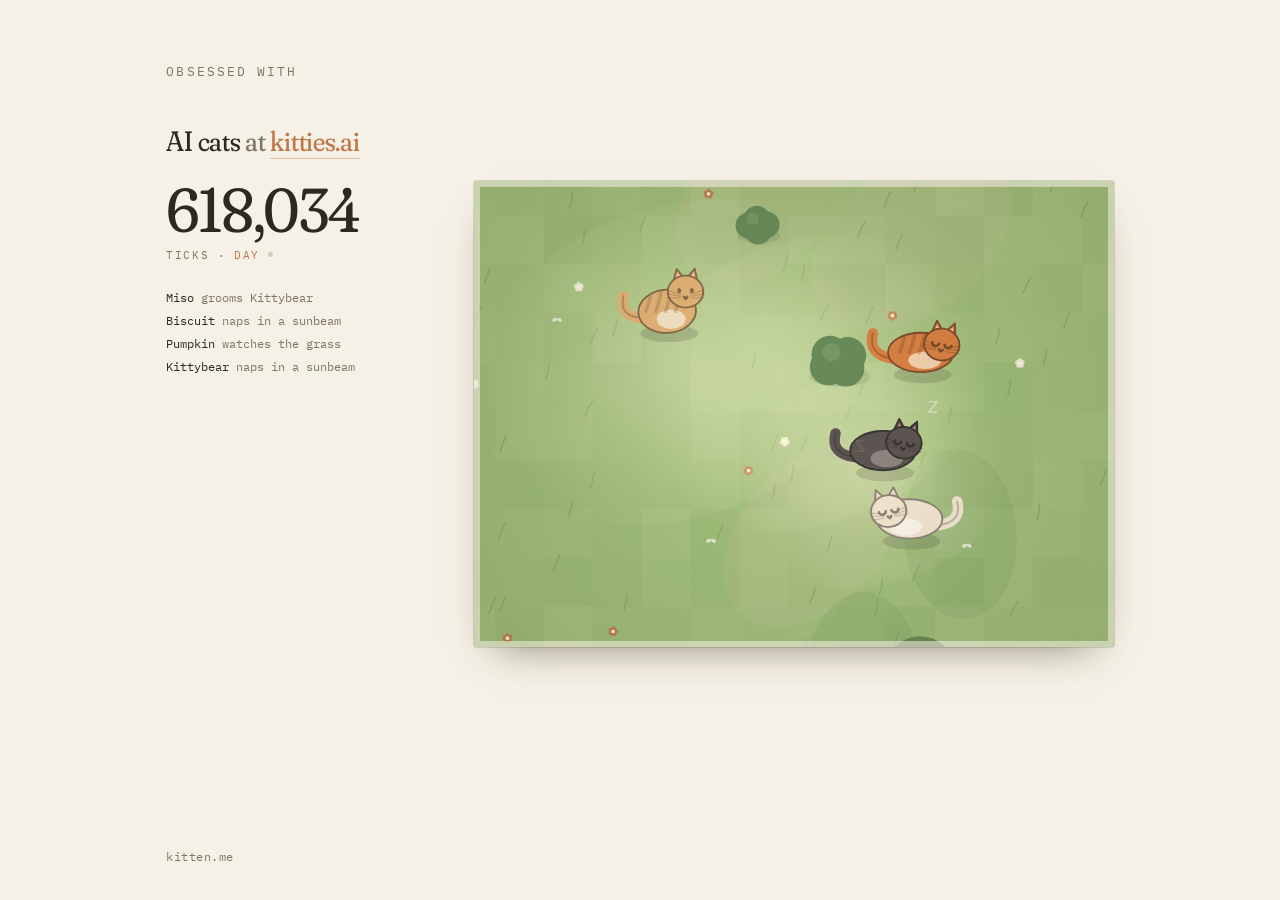
<file: index.html>
<!DOCTYPE html>
<html lang="en">
<head>
<meta charset="utf-8">
<meta name="viewport" content="width=device-width, initial-scale=1">
<title>kitten.me</title>
<meta name="description" content="Currently obsessed with: AI cats at kitties.ai.">
<meta name="color-scheme" content="light dark">
<meta name="theme-color" content="#f6f1e6">

<meta property="og:type" content="website">
<meta property="og:url" content="https://kitten.me/">
<meta property="og:title" content="kitten.me">
<meta property="og:description" content="Currently obsessed with: AI cats at kitties.ai.">
<meta property="og:image" content="https://kitten.me/og.png">
<meta property="og:image:width" content="1200">
<meta property="og:image:height" content="630">
<meta name="twitter:card" content="summary_large_image">

<!-- .ico first: Safari does not read SVG icons, and browsers request /favicon.ico
     by convention whether or not it is linked. The SVG wins where supported. -->
<link rel="icon" href="./favicon.ico" sizes="32x32">
<link rel="icon" href="./favicon.svg" type="image/svg+xml">
<link rel="apple-touch-icon" href="./apple-touch-icon.png">
<link rel="preconnect" href="https://fonts.googleapis.com">
<link rel="preconnect" href="https://fonts.gstatic.com" crossorigin>
<link href="https://fonts.googleapis.com/css2?family=Fraunces:ital,opsz,wght,SOFT,WONK@0,9..144,300..900,0..100,0..1&family=IBM+Plex+Mono:wght@400;500&display=swap" rel="stylesheet">
<link rel="stylesheet" href="./styles.css">
</head>
<body>

<main class="page">

  <h1 class="lede">Obsessed with</h1>

  <!-- Adding a project: copy one <li class="project"> block. The title line is
       "<name> at <link>"; the body is a two-column plate — supporting text on
       the left, the visual on the right — that collapses to one column on the
       phone. A rule and the spacing appear automatically between siblings.
       Only the cats carry a live canvas; another project can put anything in
       .project-visual, including a plain <img>. -->
  <ol class="projects">

    <li class="project">
      <h2 class="project-title">
        <span class="project-name">AI cats</span>
        <span class="project-prep">at</span>
        <a href="https://kitties.ai">kitties.ai</a>
      </h2>

      <div class="project-body">
        <div class="reading">
          <div class="tick" id="tick">618,033</div>
          <p class="meta">
            ticks · <span class="phase" id="phase">day</span>
            <span class="source" id="source" data-state="local" title="simulated locally"><i></i></span>
          </p>

          <ul class="roster" id="roster">
            <li><span class="name">Miso</span> <span class="act">naps in a sunbeam</span></li>
            <li><span class="name">Biscuit</span> <span class="act">watches the grass</span></li>
            <li><span class="name">Pumpkin</span> <span class="act">chases a bug</span></li>
            <li><span class="name">Kittybear</span> <span class="act">naps in a sunbeam</span></li>
          </ul>
        </div>

        <div class="project-visual window">
          <canvas id="meadow" aria-hidden="true"></canvas>
        </div>
      </div>
    </li>

  </ol>

</main>

<footer class="colophon">
  <!-- plain text, not a mailto: the href is what address harvesters read -->
  kitten.me
</footer>

<script type="module" src="./site.js"></script>
</body>
</html>
</file>
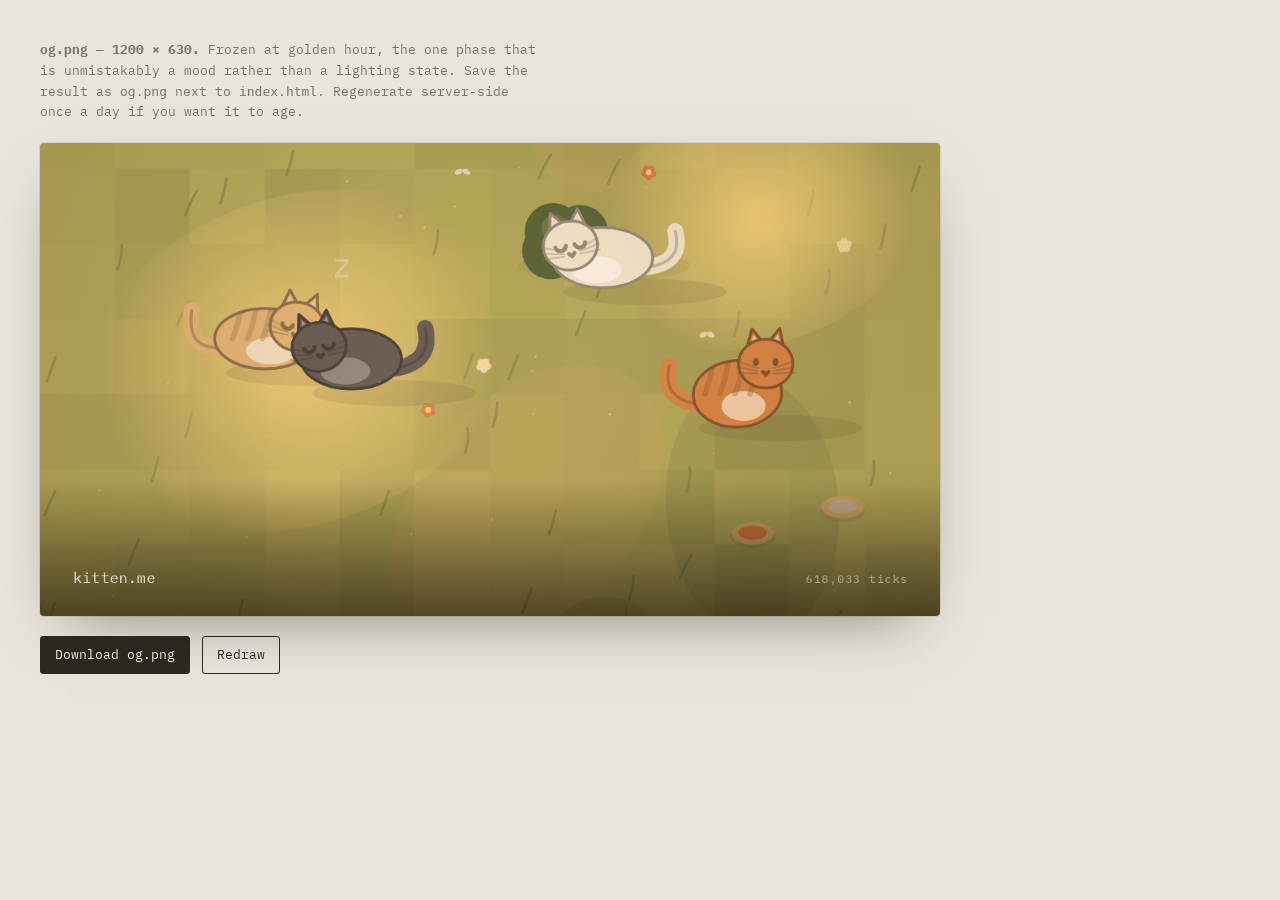
<file: og.html>
<!DOCTYPE html>
<html lang="en">
<head>
<meta charset="utf-8">
<meta name="viewport" content="width=device-width, initial-scale=1">
<title>kitten.me — OG card generator</title>
<link rel="preconnect" href="https://fonts.googleapis.com">
<link rel="preconnect" href="https://fonts.gstatic.com" crossorigin>
<link href="https://fonts.googleapis.com/css2?family=IBM+Plex+Mono:wght@400;500&display=swap" rel="stylesheet">
<style>
  body {
    margin: 0; padding: 40px; background: #e8e5dd; color: #4a453c;
    font: 13px/1.6 'IBM Plex Mono', ui-monospace, monospace;
    display: flex; flex-direction: column; gap: 20px; align-items: flex-start;
  }
  canvas { width: 900px; max-width: 100%; height: auto; border-radius: 4px;
           box-shadow: 0 24px 60px -28px rgba(40,32,18,.55), 0 0 0 1px rgba(40,32,18,.1); }
  .row { display: flex; gap: 12px; align-items: center; }
  button { font: inherit; padding: 8px 14px; border: 1px solid #2c2820; border-radius: 3px;
           background: #2c2820; color: #f2eee4; cursor: pointer; }
  button.ghost { background: transparent; color: #2c2820; }
  p { max-width: 62ch; color: #7b7568; margin: 0; }
</style>
</head>
<body>

<p><strong>og.png — 1200 × 630.</strong> Frozen at golden hour, the one phase that is
unmistakably a mood rather than a lighting state. Save the result as
<code>og.png</code> next to <code>index.html</code>. Regenerate server-side once a
day if you want it to age.</p>

<canvas id="card" width="1200" height="630"></canvas>

<div class="row">
  <button id="save">Download og.png</button>
  <button class="ghost" id="redraw">Redraw</button>
</div>

<script type="module">
import { createPose, drawMeadow, fmtTick } from './meadow.js';

const W = 1200, H = 630, TICK = 306, SCRIM = 182; // golden hour, clear of the crossfade
const card = document.getElementById('card');
const pose = createPose();

function render() {
  // meadow.js sizes the backing store from devicePixelRatio; force 1:1 so the
  // exported PNG is exactly 1200 × 630 whatever screen it was generated on
  const dpr = window.devicePixelRatio;
  Object.defineProperty(window, 'devicePixelRatio', { value: 1, configurable: true });

  delete card.__cam; delete card.__tile; delete card.__seen;
  drawMeadow(card, pose, {
    w: W, h: H,
    art: 'soft',
    tick: TICK,
    across: 12,
    camOffsetY: 0.8,
    follow: false,
    alpha: 0,
    vignette: true,
  });

  Object.defineProperty(window, 'devicePixelRatio', { value: dpr, configurable: true });

  const g = card.getContext('2d');
  g.setTransform(1, 0, 0, 1, 0, 0);

  // the scrim, then the address in the corner
  const grad = g.createLinearGradient(0, H - SCRIM, 0, H);
  grad.addColorStop(0, 'rgba(20,12,4,0)');
  grad.addColorStop(1, 'rgba(20,12,4,.6)');
  g.fillStyle = grad;
  g.fillRect(0, H - SCRIM, W, SCRIM);

  // tracked by hand so this matches the build-time generator exactly,
  // whatever the browser does with ctx.letterSpacing
  const width = (text, px) => {
    let w = 0;
    for (const ch of text) w += g.measureText(ch).width + px;
    return w - px;
  };
  const tracked = (text, x, y, px) => {
    let cx = x;
    for (const ch of text) { g.fillText(ch, cx, y); cx += g.measureText(ch).width + px; }
  };

  g.textBaseline = 'alphabetic';
  g.font = '400 20px "IBM Plex Mono", ui-monospace, monospace';
  g.fillStyle = 'rgba(250,246,238,.95)';
  tracked('kitten.me', 44, H - 44, 0.2);

  g.font = '400 15px "IBM Plex Mono", ui-monospace, monospace';
  g.fillStyle = 'rgba(250,246,238,.55)';
  const right = `${fmtTick(618033)} ticks`;
  tracked(right, W - 44 - width(right, 1.5), H - 44, 1.5);
}

await document.fonts.ready;
render();

document.getElementById('redraw').onclick = render;
document.getElementById('save').onclick = () => {
  card.toBlob((b) => {
    const a = document.createElement('a');
    a.href = URL.createObjectURL(b);
    a.download = 'og.png';
    a.click();
    URL.revokeObjectURL(a.href);
  }, 'image/png');
};
</script>
</body>
</html>
</file>
<file: styles.css>
/* kitten.me — a list of things currently holding my attention. Each project is
   a plate: supporting text on the left, its visual on the right. For the cats
   that visual is a live window onto the meadow, and the paper the whole page is
   printed on takes its colour from that world's palette. */

:root {
  /* day phase, as a first paint before the world reports in */
  --paper: #f6f1e6;
  --ink: #2c2822;
  --ink-soft: #7e7566;
  --accent: #c17648;
  --rule: #d6cdbc;

  --mono: 'IBM Plex Mono', ui-monospace, SFMono-Regular, Menlo, monospace;
  --serif: Fraunces, Georgia, 'Times New Roman', serif;

  /* the plate: reading column + gutter + visual, plus the page margin.
     box-sizing is border-box, so the wrapper's max-width has to carry the
     padding too or the visual gets squeezed below the 640px the meadow's
     camera is tuned for. */
  --col-read: 16rem;
  --col-visual: 40rem;
  --gutter: clamp(28px, 4vw, 56px);
  --pad: clamp(24px, 4vw, 64px);
  --plate: calc(var(--col-read) + var(--gutter) + var(--col-visual) + 2 * var(--pad));
}

*, *::before, *::after { box-sizing: border-box; }

html { -webkit-text-size-adjust: 100%; }

body {
  margin: 0;
  min-height: 100svh;
  display: flex;
  flex-direction: column;
  background: var(--paper);
  color: var(--ink);
  font-family: var(--mono);
  font-size: 16px;
  /* the palette is sampled a few times a second; this smooths the steps
     between samples so the page never visibly stair-steps through a phase */
  transition: background-color .3s linear, color .3s linear;
}

/* ── the page ────────────────────────────────────────────────────── */

.page {
  flex: 1;
  width: 100%;
  max-width: var(--plate);
  margin-inline: auto;
  padding: clamp(40px, 7vh, 88px) var(--pad) clamp(24px, 4vh, 48px);
}

.lede {
  margin: 0 0 clamp(36px, 5vh, 64px);
  font-size: 13px;
  font-weight: 400;
  letter-spacing: .16em;
  text-transform: uppercase;
  color: var(--ink-soft);
  transition: color .3s linear;
}

/* ── projects ────────────────────────────────────────────────────── */

.projects {
  margin: 0;
  padding: 0;
  list-style: none;
}

/* the rule and the space only exist between siblings, so a single project
   sits on the page exactly as it did before there was a list */
.project + .project {
  margin-top: clamp(48px, 8vh, 72px);
  padding-top: clamp(48px, 8vh, 72px);
  border-top: 1px solid var(--rule);
  transition: border-color .3s linear;
}

.project-title {
  margin: 0 0 22px;
  font-family: var(--serif);
  font-variation-settings: 'SOFT' 90, 'WONK' 1, 'opsz' 96;
  font-weight: 400;
  font-size: clamp(22px, 2.4vw, 28px);
  line-height: 1.2;
  letter-spacing: -.01em;
  color: var(--ink);
  text-wrap: pretty;
  transition: color .3s linear;
}

/* "at" recedes so the two proper nouns carry the line */
.project-prep { color: var(--ink-soft); transition: color .3s linear; }

.project-title a {
  color: var(--accent);
  text-decoration: none;
  border-bottom: 1px solid color-mix(in srgb, var(--accent) 40%, transparent);
  transition: color .3s linear, border-color .3s linear;
}

.project-title a:hover,
.project-title a:focus-visible { border-bottom-color: currentColor; }

/* supporting text left, visual right — top-aligned so each block reads
   downward from its own title */
.project-body {
  display: grid;
  grid-template-columns: minmax(190px, var(--col-read)) minmax(0, var(--col-visual));
  align-items: start;
  gap: 0 var(--gutter);
}

.reading { grid-column: 1; }
.project-visual { grid-column: 2; }

/* ── the window ──────────────────────────────────────────────────── */

.window {
  position: relative;
  width: 100%;
  aspect-ratio: 640 / 466;
  border-radius: 3px;
  overflow: hidden;
  box-shadow:
    0 18px 40px -22px rgba(40, 32, 18, .6),
    0 0 0 1px rgba(40, 32, 18, .14);
}

/* The mat — an inset shadow on the container would paint behind the canvas,
   so the ring is its own layer above it. It is the paper showing through, not
   white: at night the page inverts, and a white mat would ring the dark window
   in a bright frame instead of quietly bordering it. */
.window::after {
  content: '';
  position: absolute;
  inset: 0;
  pointer-events: none;
  border-radius: inherit;
  box-shadow: inset 0 0 0 6px color-mix(in srgb, var(--paper) 55%, transparent);
}

@supports not (color: color-mix(in srgb, red 50%, transparent)) {
  .window::after { box-shadow: inset 0 0 0 6px rgba(255, 255, 255, .35); }
}

#meadow {
  display: block;
  width: 100%;
  height: 100%;
  cursor: default;
}

/* ── the reading ─────────────────────────────────────────────────── */

.tick {
  font-family: var(--serif);
  font-variation-settings: 'SOFT' 90, 'WONK' 1, 'opsz' 144;
  font-weight: 400;
  font-size: clamp(38px, 5.4vw, 62px);
  line-height: .92;
  letter-spacing: -.02em;
  color: var(--ink);
  font-variant-numeric: tabular-nums;
  transition: color .3s linear;
}

.meta {
  margin: 10px 0 0;
  display: flex;
  align-items: center;
  gap: 8px;
  font-size: 11px;
  letter-spacing: .14em;
  text-transform: uppercase;
  color: var(--ink-soft);
  transition: color .3s linear;
}

.phase { color: var(--accent); transition: color .3s linear; }

.roster {
  margin: 28px 0 0;
  padding: 0;
  list-style: none;
  display: flex;
  flex-direction: column;
  gap: 7px;
}

.roster li {
  font-size: 12px;
  line-height: 1.35;
  color: var(--ink-soft);
  transition: color .3s linear, opacity .2s ease;
  cursor: default;
}

.roster .name { color: var(--ink); transition: color .3s linear; }

/* hovering a row is the inverse of hovering a cat: it names the cat in
   the window instead of the window naming it here */
@media (hover: hover) {
  .roster:hover li { opacity: .45; }
  .roster li:hover { opacity: 1; }
}

/* ── live / local indicator ──────────────────────────────────────── */

.source i {
  display: block;
  width: 5px;
  height: 5px;
  border-radius: 50%;
  background: currentColor;
  opacity: .3;
}

.source[data-state="live"] { color: var(--accent); }
.source[data-state="live"] i { animation: blip 2.4s ease-in-out infinite; }

@keyframes blip { 0%, 100% { opacity: .35 } 50% { opacity: 1 } }

/* ── colophon ────────────────────────────────────────────────────── */

/* no underline and no hover — it is a wordmark, not a link, and dressing it
   as one would promise something to click */
.colophon {
  padding: clamp(32px, 5vh, 56px) var(--pad) clamp(24px, 4vh, 40px);
  width: 100%;
  max-width: var(--plate);
  margin-inline: auto;
  font-size: 12px;
  letter-spacing: .04em;
  color: var(--ink-soft);
  transition: color .3s linear;
}

:focus-visible { outline: 2px solid var(--accent); outline-offset: 3px; }

/* ── 1e: the phone ───────────────────────────────────────────────── */

@media (max-width: 820px) {
  .project-body {
    grid-template-columns: minmax(0, 1fr);
    gap: 26px;
  }

  /* the visual leads on the phone, the text follows it */
  .project-visual { grid-column: 1; grid-row: 1; }
  .reading { grid-column: 1; grid-row: 2; }

  /* the window goes portrait and crops the world tighter — same meadow,
     less of it, which is fine because it is a viewport and never claimed
     to be the whole thing */
  .window { aspect-ratio: 342 / 460; }

  .tick { font-size: clamp(38px, 12vw, 46px); line-height: .95; }
  .meta { margin-top: 7px; font-size: 10.5px; }
  .roster { margin-top: 16px; gap: 5px; }
  .roster li { font-size: 11.5px; }
}

@media (max-width: 820px) and (max-height: 700px) {
  .window { aspect-ratio: 4 / 3; }
}

/* ── reduced motion ──────────────────────────────────────────────── */

@media (prefers-reduced-motion: reduce) {
  * { transition-duration: .01ms !important; }
  .source[data-state="live"] i { animation: none; opacity: 1; }
}
</file>
